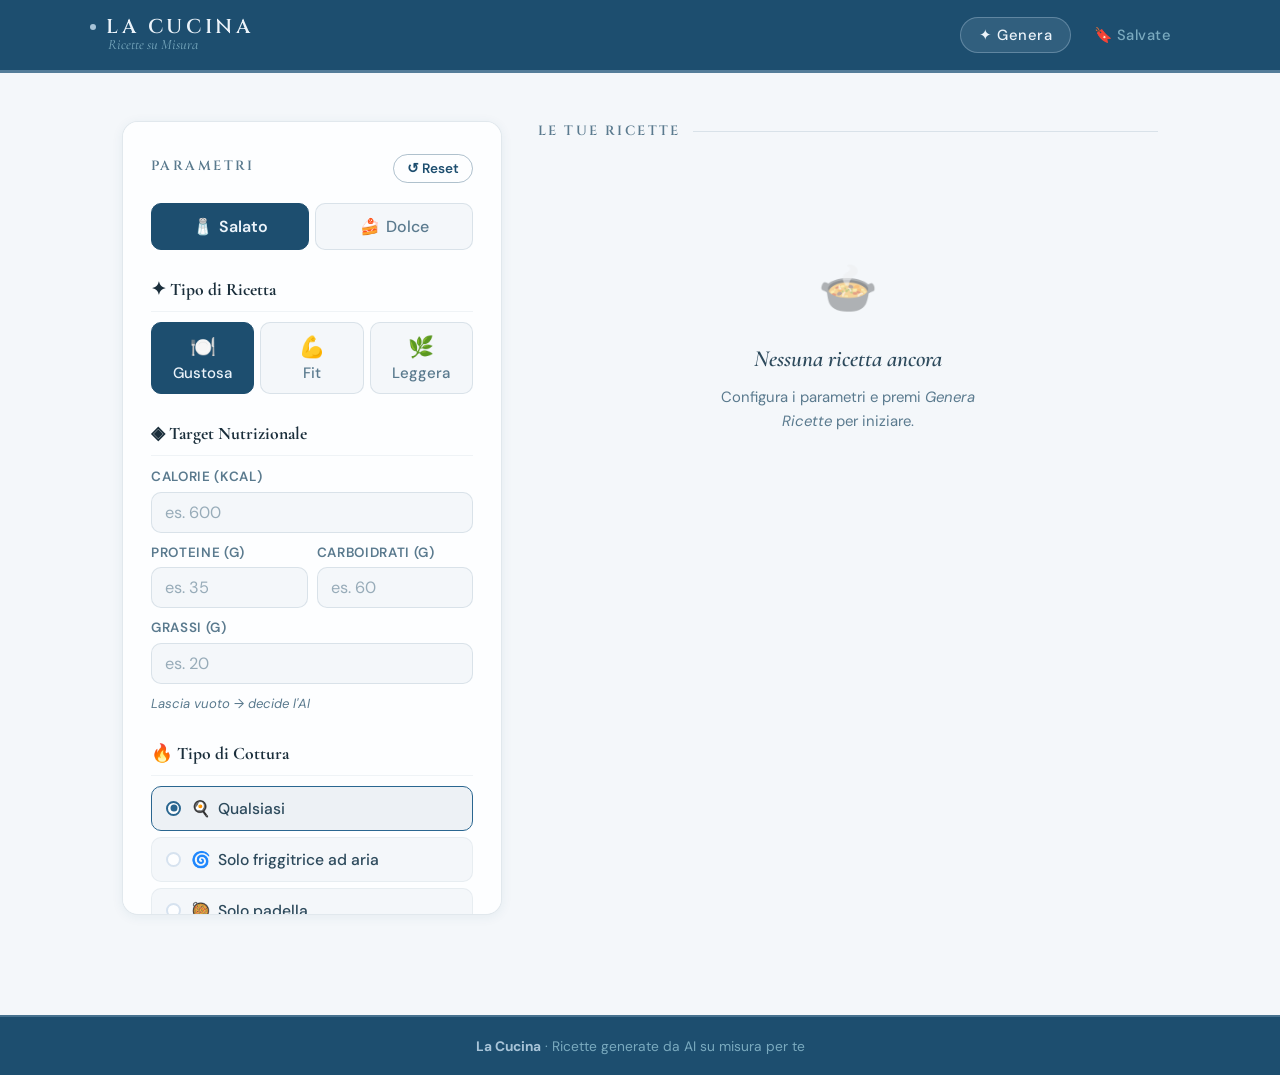
<file: index.html>
<!DOCTYPE html>
<html lang="it">
<head>
  <meta charset="UTF-8">
  <meta name="viewport" content="width=device-width, initial-scale=1.0, viewport-fit=cover">

  <!-- ── PWA core ── -->
  <link rel="manifest" href="manifest.json">
  <meta name="theme-color" content="#1D4E6F">
  <meta name="mobile-web-app-capable" content="yes">

  <!-- ── iOS / Safari PWA ── -->
  <meta name="apple-mobile-web-app-capable" content="yes">
  <meta name="apple-mobile-web-app-status-bar-style" content="black-translucent">
  <meta name="apple-mobile-web-app-title" content="La Cucina">
  <link rel="apple-touch-icon" href="icons/icon-180x180.png">
  <link rel="apple-touch-icon" sizes="152x152" href="icons/icon-152x152.png">
  <link rel="apple-touch-icon" sizes="192x192" href="icons/icon-192x192.png">

  <!-- ── Meta descrittivi ── -->
  <meta name="description" content="Genera ricette personalizzate con l'intelligenza artificiale, su misura per i tuoi ingredienti e obiettivi nutrizionali.">
  <meta name="application-name" content="La Cucina">

  <!-- ── Favicons ── -->
  <link rel="icon" href="icon.ico" type="image/x-icon">
  <link rel="icon" type="image/png" sizes="192x192" href="icons/icon-192x192.png">
  <link rel="icon" type="image/png" sizes="512x512" href="icons/icon-512x512.png">

  <title>La Cucina — Ricette su Misura</title>
  <link rel="preconnect" href="https://fonts.googleapis.com">
  <link href="https://fonts.googleapis.com/css2?family=Cormorant+Garamond:ital,wght@0,400;0,600;0,700;1,400;1,600&family=DM+Sans:wght@300;400;500;600&family=Cinzel:wght@400;600;700&family=DM+Mono:wght@400;500&display=swap" rel="stylesheet">
  <link rel="stylesheet" href="style.css">
</head>
<body>

<!-- ════════════════════════════════════════
     HEADER
════════════════════════════════════════ -->
<header class="site-header" role="banner">
  <div class="header-inner">
    <div class="logo-block">
      <h1 class="site-title">
        <a href="#" class="logo" aria-label="La Cucina — torna all'inizio">
          <span class="logo-dot" aria-hidden="true"></span>La Cucina
        </a>
      </h1>
      <p class="logo-sub" aria-hidden="true">Ricette su Misura</p>
    </div>
    <nav class="nav-tabs" role="tablist" aria-label="Sezioni principali">
      <button class="nav-tab active" role="tab" aria-selected="true" aria-controls="view-generate" id="tab-generate">
        <span aria-hidden="true">✦</span> Genera
      </button>
      <button class="nav-tab" role="tab" aria-selected="false" aria-controls="view-saved" id="tab-saved">
        <span aria-hidden="true">🔖</span> Salvate
        <span class="nav-tab-badge" id="saved-badge" aria-live="polite" aria-label="Numero ricette salvate"></span>
      </button>
    </nav>
  </div>
</header>


<!-- ════════════════════════════════════════
     VIEW: GENERA
════════════════════════════════════════ -->
<div class="view active" id="view-generate" role="tabpanel" aria-labelledby="tab-generate">
  <div class="page-wrap">

    <!-- ── Pannello configurazione ── -->
    <aside class="config-panel" aria-label="Parametri ricetta">

      <!-- Barra superiore: titolo + reset -->
      <div class="panel-header">
        <div class="panel-title" aria-hidden="true">Parametri</div>
        <button class="btn-reset" id="btn-reset" aria-label="Reimposta tutti i parametri">
          <span aria-hidden="true">↺</span> Reset
        </button>
      </div>

      <!-- ── Salato / Dolce ── -->
      <section class="p-section">
        <div class="taste-tabs" role="group" aria-label="Categoria ricetta" id="taste-tabs">
          <button class="taste-tab active" data-taste="salato" aria-pressed="true">
            <span aria-hidden="true">🧂</span> Salato
          </button>
          <button class="taste-tab" data-taste="dolce" aria-pressed="false">
            <span aria-hidden="true">🍰</span> Dolce
          </button>
        </div>
      </section>

      <!-- ── Tipo di ricetta ── -->
      <section class="p-section">
        <h2 class="p-section-title">✦ Tipo di Ricetta</h2>
        <div class="mode-switcher" role="group" aria-label="Seleziona tipo di ricetta" id="mode-switcher">
          <button class="mode-btn active" data-mode="gustosa" aria-pressed="true">
            <span class="m-icon" aria-hidden="true">🍽️</span>Gustosa
          </button>
          <button class="mode-btn" data-mode="fit" aria-pressed="false">
            <span class="m-icon" aria-hidden="true">💪</span>Fit
          </button>
          <button class="mode-btn" data-mode="leggera" aria-pressed="false">
            <span class="m-icon" aria-hidden="true">🌿</span>Leggera
          </button>
        </div>
      </section>

      <!-- ── Target nutrizionale ── -->
      <section class="p-section">
        <h2 class="p-section-title">◈ Target Nutrizionale</h2>
        <div class="input-grid">
          <div class="input-group full">
            <label class="input-label" for="target-cal">Calorie (kcal)</label>
            <input type="number" id="target-cal" class="input-field" placeholder="es. 600" min="100" max="3000">
          </div>
          <div class="input-group">
            <label class="input-label" for="target-prot">Proteine (g)</label>
            <input type="number" id="target-prot" class="input-field" placeholder="es. 35" min="0">
          </div>
          <div class="input-group">
            <label class="input-label" for="target-carb">Carboidrati (g)</label>
            <input type="number" id="target-carb" class="input-field" placeholder="es. 60" min="0">
          </div>
          <div class="input-group full">
            <label class="input-label" for="target-fat">Grassi (g)</label>
            <input type="number" id="target-fat" class="input-field" placeholder="es. 20" min="0">
          </div>
          <div class="input-group full">
            <span class="input-hint">Lascia vuoto → decide l'AI</span>
          </div>
        </div>
      </section>

      <!-- ── Tipo di cottura ── -->
      <section class="p-section">
        <h2 class="p-section-title">🔥 Tipo di Cottura</h2>
        <div class="radio-group" role="radiogroup" aria-label="Metodo di cottura" id="cottura-group">
          <div class="radio-row active" role="radio" aria-checked="true"  tabindex="0"  data-cottura="qualsiasi">
            <div class="radio-dot" aria-hidden="true"></div>
            <span class="radio-label"><span aria-hidden="true">🍳</span> Qualsiasi</span>
          </div>
          <div class="radio-row" role="radio" aria-checked="false" tabindex="-1" data-cottura="friggitrice ad aria">
            <div class="radio-dot" aria-hidden="true"></div>
            <span class="radio-label"><span aria-hidden="true">🌀</span> Solo friggitrice ad aria</span>
          </div>
          <div class="radio-row" role="radio" aria-checked="false" tabindex="-1" data-cottura="padella">
            <div class="radio-dot" aria-hidden="true"></div>
            <span class="radio-label"><span aria-hidden="true">🥘</span> Solo padella</span>
          </div>
          <div class="radio-row" role="radio" aria-checked="false" tabindex="-1" data-cottura="microonde">
            <div class="radio-dot" aria-hidden="true"></div>
            <span class="radio-label"><span aria-hidden="true">📡</span> Solo microonde</span>
          </div>
          <div class="radio-row" role="radio" aria-checked="false" tabindex="-1" data-cottura="__altro__">
            <div class="radio-dot" aria-hidden="true"></div>
            <span class="radio-label"><span aria-hidden="true">✏️</span> Altro…</span>
          </div>
        </div>
        <div class="extra-input-wrap" id="cottura-custom-wrap">
          <input type="text" id="cottura-altra-text" class="input-field" placeholder="es. forno, pentola a pressione…" aria-label="Specifica metodo di cottura">
        </div>
      </section>

      <!-- ── Tempo di preparazione ── -->
      <section class="p-section">
        <h2 class="p-section-title">⏱ Tempo di Preparazione</h2>
        <div class="radio-group" role="radiogroup" aria-label="Tempo massimo di preparazione" id="tempo-group">
          <div class="radio-row active" role="radio" aria-checked="true"  tabindex="0"  data-tempo="qualsiasi">
            <div class="radio-dot" aria-hidden="true"></div>
            <span class="radio-label"><span aria-hidden="true">⏳</span> Qualsiasi</span>
          </div>
          <div class="radio-row" role="radio" aria-checked="false" tabindex="-1" data-tempo="meno di 10 minuti">
            <div class="radio-dot" aria-hidden="true"></div>
            <span class="radio-label"><span aria-hidden="true">⚡</span> Meno di 10 minuti</span>
          </div>
          <div class="radio-row" role="radio" aria-checked="false" tabindex="-1" data-tempo="meno di 20 minuti">
            <div class="radio-dot" aria-hidden="true"></div>
            <span class="radio-label"><span aria-hidden="true">🕐</span> Meno di 20 minuti</span>
          </div>
          <div class="radio-row" role="radio" aria-checked="false" tabindex="-1" data-tempo="__altro__">
            <div class="radio-dot" aria-hidden="true"></div>
            <span class="radio-label"><span aria-hidden="true">✏️</span> Altro…</span>
          </div>
        </div>
        <div class="extra-input-wrap" id="tempo-custom-wrap">
          <input type="text" id="tempo-altro-text" class="input-field" placeholder="es. meno di 45 minuti…" aria-label="Specifica tempo di preparazione">
        </div>
      </section>

      <!-- ── Ingredienti ── -->
      <section class="p-section">
        <h2 class="p-section-title">◉ Ingredienti Disponibili</h2>
        <div class="input-group">
          <label class="input-label" for="ingredienti">Ingredienti</label>
          <textarea id="ingredienti" class="input-field" placeholder="es. pollo, zucchine, riso basmati, limone…" aria-describedby="ing-hint"></textarea>
          <span class="input-hint" id="ing-hint">Separa con virgola. Lascia vuoto per ricette libere.</span>
        </div>
      </section>

      <!-- ── Ispirazione culinaria ── -->
      <section class="p-section">
        <h2 class="p-section-title">◎ Ispirazione Culinaria</h2>
        <div class="switch-group" id="cucina-switches" role="group" aria-label="Tipi di cucina">
          <div class="switch-row" role="checkbox" aria-checked="false" tabindex="0" data-cucina="italiana">
            <span class="switch-label"><span class="icon" aria-hidden="true">🇮🇹</span>Italiana</span>
            <div class="toggle-pill" aria-hidden="true"></div>
          </div>
          <div class="switch-row" role="checkbox" aria-checked="false" tabindex="0" data-cucina="messicana">
            <span class="switch-label"><span class="icon" aria-hidden="true">🇲🇽</span>Messicana</span>
            <div class="toggle-pill" aria-hidden="true"></div>
          </div>
          <div class="switch-row" role="checkbox" aria-checked="false" tabindex="0" data-cucina="cinese">
            <span class="switch-label"><span class="icon" aria-hidden="true">🇨🇳</span>Cinese</span>
            <div class="toggle-pill" aria-hidden="true"></div>
          </div>
          <div class="switch-row" role="checkbox" aria-checked="false" tabindex="0" data-cucina="giapponese">
            <span class="switch-label"><span class="icon" aria-hidden="true">🇯🇵</span>Giapponese</span>
            <div class="toggle-pill" aria-hidden="true"></div>
          </div>
          <div class="switch-row" role="checkbox" aria-checked="false" tabindex="0" data-cucina="thai">
            <span class="switch-label"><span class="icon" aria-hidden="true">🇹🇭</span>Thai</span>
            <div class="toggle-pill" aria-hidden="true"></div>
          </div>
          <div class="switch-row" role="checkbox" aria-checked="false" tabindex="0" data-cucina="vietnamita">
            <span class="switch-label"><span class="icon" aria-hidden="true">🇻🇳</span>Vietnamita</span>
            <div class="toggle-pill" aria-hidden="true"></div>
          </div>
          <div class="switch-row" role="checkbox" aria-checked="false" tabindex="0" data-cucina="__altra__">
            <span class="switch-label"><span class="icon" aria-hidden="true">🌍</span>Altra cucina…</span>
            <div class="toggle-pill" aria-hidden="true"></div>
          </div>
        </div>
        <div class="extra-input-wrap" id="cucina-custom-wrap">
          <input type="text" id="cucina-altra-text" class="input-field" placeholder="es. Peruviana, Turca…" aria-label="Specifica tipo di cucina">
        </div>
      </section>

      <!-- ── Restrizioni ── -->
      <section class="p-section">
        <h2 class="p-section-title">⚠️ Restrizioni</h2>
        <div class="input-group">
          <label class="input-label" for="restrizioni">Indicazioni particolari</label>
          <textarea id="restrizioni" class="input-field" placeholder="es. niente cibi acidi per il reflusso, senza lattosio, adatta a chi ha nausea…" aria-describedby="restr-hint"></textarea>
          <span class="input-hint" id="restr-hint">L'AI adatterà le ricette rispettando queste indicazioni.</span>
        </div>
      </section>

      <!-- ── Modello AI ── -->
      <section class="p-section">
        <h2 class="p-section-title">🤖 Modello AI</h2>
        <div class="model-segment" id="model-switcher" role="group" aria-label="Seleziona modello AI">
          <button class="model-seg-btn active" data-model="gpt-4o-mini" aria-pressed="true">GPT-4o mini</button>
          <button class="model-seg-btn" data-model="gpt-4.1-mini" aria-pressed="false">GPT-4.1 mini</button>
        </div>
        <p class="model-seg-hint" id="model-seg-hint">Standard · economico</p>
      </section>

      <button class="btn-generate" id="btn-generate">Genera Ricette ✦</button>
    </aside>

    <!-- ── Area risultati ── -->
    <main id="main-results" aria-label="Ricette generate">
      <div class="results-header">
        <h2 class="results-title">Le tue ricette</h2>
      </div>
      <div id="results-container" aria-live="polite" aria-atomic="false">
        <div class="empty-state" role="status">
          <span class="empty-icon" aria-hidden="true">🍲</span>
          <p class="empty-title">Nessuna ricetta ancora</p>
          <p class="empty-desc">Configura i parametri e premi <em>Genera Ricette</em> per iniziare.</p>
        </div>
      </div>
    </main>

  </div>
</div>


<!-- ════════════════════════════════════════
     VIEW: SALVATE
════════════════════════════════════════ -->
<div class="view" id="view-saved" role="tabpanel" aria-labelledby="tab-saved">
  <div class="saved-view">
    <header class="saved-header">
      <div class="saved-header-row">
        <div>
          <h2 class="saved-main-title">Ricette Salvate</h2>
          <p class="saved-count-label" id="saved-count-label" aria-live="polite">0 ricette</p>
        </div>
        <div class="search-bar-wrap">
          <span class="search-icon" aria-hidden="true">🔍</span>
          <label for="search-input" class="visually-hidden">Cerca ricette salvate</label>
          <input type="search" class="search-input" id="search-input" placeholder="Cerca tra le ricette…" autocomplete="off">
        </div>
      </div>
    </header>
    <div id="saved-container" aria-live="polite" aria-atomic="false">
      <div class="no-results" role="status">
        <span class="empty-icon" aria-hidden="true">🔖</span>
        <p class="empty-title">Nessuna ricetta salvata</p>
        <p class="empty-desc">Genera delle ricette e salvale con il tasto 🔖.</p>
      </div>
    </div>
  </div>
</div>


<!-- ════════════════════════════════════════
     FOOTER
════════════════════════════════════════ -->
<footer role="contentinfo">
  <strong>La Cucina</strong> · Ricette generate da AI su misura per te
</footer>

<script src="main.js"></script>

<!-- ── Registrazione Service Worker (PWA) ── -->
<script>
  if ('serviceWorker' in navigator) {
    navigator.serviceWorker.register('./sw.js').catch(console.error);
  }
</script>
</body>
</html>
</file>
<file: style.css>
/* ════════════════════════════════════════════════════════════
   style.css — La Cucina
   Organizzazione:
     1. Design Tokens (:root)
     2. Reset & Base
     3. Layout (header, nav, page-wrap, footer)
     4. Config Panel & Form controls
     5. Results area & States (empty, loader, error)
     6. Recipe Cards
     7. Saved View & Search
     8. Utility
     9. Responsive
════════════════════════════════════════════════════════════ */


/* ════════════════════════════════════════
   1. DESIGN TOKENS
════════════════════════════════════════ */
:root {
  /* Superfici */
  --bg:            #F4F7FA;
  --bg2:           #E8EEF5;
  --surface:       #FDFEFF;
  --surface2:      #EBF1F8;
  --surface3:      #D6E2EF;

  /* Brand — palette oceano al tramonto */
  --navy:          #1D4E6F;
  --navy-mid:      #2A6690;
  --navy-light:    #3D7FA8;
  --blue-light:    #A8C4D8;
  --blush:         #D4A8B0;
  --accent-pale:   rgba(29, 78, 111, 0.10);

  /* Testo */
  --text:          #1A2E3B;
  --text2:         #2D4A5C;
  --muted:         #5A7A8E;
  --text-inv:      #EBF3FA;
  --muted-inv:     #7AAABF;

  /* Bordi */
  --border:        rgba(29, 78, 111, 0.12);
  --border-soft:   rgba(29, 78, 111, 0.06);
  --border-accent: rgba(29, 78, 111, 0.35);

  /* Ombre */
  --shadow:        0 4px 24px rgba(29, 78, 111, 0.10);
  --shadow-sm:     0 2px 12px rgba(29, 78, 111, 0.07);

  /* Gradiente decorativo */
  --gradient-h:    linear-gradient(90deg, #A8C4D8, #1D4E6F, #D4A8B0);

  /* Geometrie */
  --radius:        10px;
  --radius-lg:     16px;

  /* Tipografia */
  --font-display:  'Cinzel', serif;
  --font-serif:    'Cormorant Garamond', Georgia, serif;
  --font-body:     'DM Sans', sans-serif;
  --font-mono:     'DM Mono', monospace;
}


/* ════════════════════════════════════════
   2. RESET & BASE
════════════════════════════════════════ */
*, *::before, *::after {
  box-sizing: border-box;
  margin: 0;
  padding: 0;
}

html {
  scroll-behavior: smooth;
  overflow-x: hidden;
}

body {
  font-family: var(--font-body);
  background: var(--bg);
  color: var(--text);
  min-height: 100vh;
  line-height: 1.6;
  overflow-x: hidden;
  max-width: 100%;
}


/* ════════════════════════════════════════
   3. LAYOUT — Header, Nav, Page, Footer
════════════════════════════════════════ */

/* -- Header -- */
.site-header {
  background: var(--navy);
  padding: 0 24px;
  border-bottom: 3px solid rgba(168, 196, 216, 0.4);
  position: sticky;
  top: 0;
  z-index: 200;
}

.header-inner {
  max-width: 1100px;
  margin: 0 auto;
  display: flex;
  align-items: center;
  gap: 16px;
  height: 64px;
}

/* Blocco logo: raggruppa nome + sottotitolo in colonna */
.logo-block {
  display: flex;
  flex-direction: column;
  justify-content: center;
  gap: 1px;
}

/* Logo come <h1><a> per semantica corretta */
.site-title {
  font-size: inherit;
  font-weight: inherit;
  display: contents; /* non genera box, i figli si comportano normalmente */
}

.logo {
  font-family: var(--font-display);
  font-size: 1.15rem;
  font-weight: 600;
  letter-spacing: 0.15em;
  text-transform: uppercase;
  color: var(--text-inv);
  text-decoration: none;
  display: flex;
  align-items: center;
  gap: 10px;
  line-height: 1;
}

.logo:hover { color: var(--blue-light); }

.logo-dot {
  width: 6px;
  height: 6px;
  border-radius: 50%;
  background: var(--blue-light);
  flex-shrink: 0;
}

.logo-sub {
  font-family: var(--font-serif);
  font-style: italic;
  font-size: 0.82rem;
  color: var(--muted-inv);
  /* rientra per allinearsi visivamente al testo del logo (dot + gap = ~16px) */
  padding-left: 16px;
  line-height: 1;
}

/* -- Nav Tabs -- */
.nav-tabs {
  margin-left: auto;
  display: flex;
  gap: 4px;
}

.nav-tab {
  padding: 6px 14px;
  border-radius: 20px;
  font-size: 0.86rem;
  font-weight: 500;
  letter-spacing: 0.03em;
  color: var(--muted-inv);
  background: transparent;
  border: 1px solid transparent;
  cursor: pointer;
  transition: all 0.18s;
  font-family: var(--font-body);
}

.nav-tab:hover { color: var(--text-inv); border-color: rgba(168, 196, 216, 0.3); }

.nav-tab.active,
.nav-tab[aria-selected="true"] {
  background: rgba(168, 196, 216, 0.15);
  color: var(--text-inv);
  border-color: rgba(168, 196, 216, 0.4);
}

.nav-tab-badge { font-size: 0.82rem; opacity: 0.8; }

/* -- Views -- */
.view         { display: none; }
.view.active  { display: block; }

/* -- Page wrap (grid a due colonne) -- */
.page-wrap {
  max-width: 1100px;
  width: 100%;
  margin: 0 auto;
  padding: 36px 20px 80px;
  display: grid;
  grid-template-columns: 340px 1fr;
  gap: 28px;
  align-items: start;
}

/* -- Footer -- */
footer {
  background: var(--navy);
  color: var(--muted-inv);
  text-align: center;
  padding: 18px;
  font-size: 0.86rem;
  border-top: 2px solid rgba(168, 196, 216, 0.3);
}

footer strong { color: var(--blue-light); }


/* ════════════════════════════════════════
   4. CONFIG PANEL & FORM CONTROLS
════════════════════════════════════════ */

/* -- Panel container -- */
.config-panel {
  background: var(--surface);
  border: 1px solid var(--border);
  border-radius: var(--radius-lg);
  padding: 24px 22px;
  box-shadow: var(--shadow-sm);
  position: sticky;
  top: 76px;
  max-height: calc(100vh - 96px);
  overflow-y: auto;
  overflow-x: hidden;   /* clip qualsiasi contenuto che sfori lateralmente */
  width: 100%;
  min-width: 0;
  box-sizing: border-box;
}

.config-panel::-webkit-scrollbar       { width: 3px; }
.config-panel::-webkit-scrollbar-thumb { background: var(--surface3); border-radius: 4px; }

.panel-header {
  display: flex;
  align-items: center;
  justify-content: space-between;
  margin-bottom: 20px;
  gap: 10px;
}

.panel-title {
  font-family: var(--font-display);
  font-size: 0.78rem;
  font-weight: 600;
  letter-spacing: 0.18em;
  text-transform: uppercase;
  color: var(--muted);
  margin-bottom: 0;
}

/* panel-title::after rimosso — niente barra dopo 'Parametri' */

.btn-reset {
  padding: 4px 10px;
  border-radius: 20px;
  border: 1px solid var(--border-accent);
  background: transparent;
  color: var(--navy);
  font-family: var(--font-body);
  font-size: 0.8rem;
  font-weight: 600;
  cursor: pointer;
  white-space: nowrap;
  transition: all 0.18s;
  flex-shrink: 0;
}

.btn-reset:hover {
  background: var(--navy);
  color: var(--text-inv);
  border-color: var(--navy);
}

/* -- Sezioni interne al panel -- */
.p-section       { margin-bottom: 20px; }

.p-section-title {
  font-family: var(--font-serif);
  font-size: 1.02rem;
  font-weight: 700;
  color: var(--text);
  margin-bottom: 10px;
  padding-bottom: 7px;
  border-bottom: 1px solid var(--border-soft);
}

/* -- Taste tabs (Salato / Dolce) -- */
.taste-tabs {
  display: grid;
  grid-template-columns: 1fr 1fr;
  gap: 6px;
}

.taste-tab {
  padding: 10px 8px;
  border-radius: var(--radius);
  border: 1px solid var(--border);
  background: var(--bg);
  font-family: var(--font-body);
  font-size: 0.92rem;
  font-weight: 500;
  color: var(--muted);
  cursor: pointer;
  text-align: center;
  transition: all 0.18s;
  display: flex;
  align-items: center;
  justify-content: center;
  gap: 6px;
}

.taste-tab:hover { border-color: var(--border-accent); color: var(--text); }

.taste-tab.active,
.taste-tab[aria-pressed="true"] {
  background: var(--navy);
  border-color: var(--navy);
  color: var(--text-inv);
  font-weight: 600;
}

.taste-tab:focus-visible { outline: 2px solid var(--navy-mid); outline-offset: 2px; }

/* -- Mode switcher (Gustosa / Fit / Leggera) -- */
.mode-switcher {
  display: grid;
  grid-template-columns: 1fr 1fr 1fr;
  gap: 6px;
}

.mode-btn {
  padding: 8px 4px;
  border-radius: var(--radius);
  border: 1px solid var(--border);
  background: var(--bg);
  font-family: var(--font-body);
  font-size: 0.87rem;
  font-weight: 500;
  color: var(--muted);
  cursor: pointer;
  text-align: center;
  transition: all 0.18s;
  display: flex;
  flex-direction: column;
  align-items: center;
  gap: 3px;
}

.mode-btn .m-icon { font-size: 1.15rem; }

.mode-btn:hover { border-color: var(--border-accent); color: var(--text); }

.mode-btn.active,
.mode-btn[aria-pressed="true"] {
  background: var(--navy);
  border-color: var(--navy);
  color: var(--text-inv);
}

.mode-btn:focus-visible { outline: 2px solid var(--navy-mid); outline-offset: 2px; }

/* -- Radio groups (cottura, tempo) -- */
.radio-group { display: flex; flex-direction: column; gap: 6px; }

.radio-row {
  display: flex;
  align-items: center;
  gap: 10px;
  padding: 7px 12px;
  border-radius: var(--radius);
  border: 1px solid var(--border-soft);
  background: var(--bg);
  cursor: pointer;
  transition: all 0.18s;
}

.radio-row:hover  { border-color: var(--border-accent); background: var(--accent-pale); }
.radio-row.active { border-color: var(--navy-mid); background: rgba(29, 78, 111, 0.07); }
.radio-row:focus-visible { outline: 2px solid var(--navy-mid); outline-offset: 1px; }

.radio-dot {
  width: 15px;
  height: 15px;
  border-radius: 50%;
  border: 2px solid var(--surface3);
  background: var(--surface);
  flex-shrink: 0;
  position: relative;
  transition: border-color 0.18s;
  pointer-events: none; /* il click è gestito dal parent */
}

.radio-row.active .radio-dot { border-color: var(--navy-mid); }

.radio-row.active .radio-dot::after {
  content: '';
  position: absolute;
  width: 7px;
  height: 7px;
  background: var(--navy-mid);
  border-radius: 50%;
  top: 50%;
  left: 50%;
  transform: translate(-50%, -50%);
}

.radio-label {
  font-size: 0.93rem;
  font-weight: 500;
  color: var(--text2);
  display: flex;
  align-items: center;
  gap: 7px;
}

/* -- Switch rows (cucina) -- */
.switch-group { display: flex; flex-direction: column; gap: 7px; }

.switch-row {
  display: flex;
  align-items: center;
  justify-content: space-between;
  padding: 7px 10px;
  border-radius: var(--radius);
  border: 1px solid var(--border-soft);
  background: var(--bg);
  cursor: pointer;
  transition: border-color 0.18s, background 0.18s;
}

.switch-row:hover  { border-color: var(--border-accent); background: var(--accent-pale); }
.switch-row.active { border-color: var(--navy-mid); background: rgba(29, 78, 111, 0.07); }
.switch-row:focus-visible { outline: 2px solid var(--navy-mid); outline-offset: 1px; }

.switch-label {
  font-size: 0.93rem;
  font-weight: 500;
  color: var(--text2);
  display: flex;
  align-items: center;
  gap: 7px;
}

.switch-label .icon { font-size: 1rem; }

.toggle-pill {
  width: 34px;
  height: 19px;
  background: var(--surface3);
  border-radius: 19px;
  position: relative;
  transition: background 0.2s;
  flex-shrink: 0;
  pointer-events: none; /* il click è gestito dal parent */
}

.toggle-pill::after {
  content: '';
  position: absolute;
  width: 13px;
  height: 13px;
  border-radius: 50%;
  background: white;
  top: 3px;
  left: 3px;
  transition: transform 0.2s;
  box-shadow: 0 1px 4px rgba(0, 0, 0, 0.15);
}

.switch-row.active .toggle-pill           { background: var(--navy-mid); }
.switch-row.active .toggle-pill::after    { transform: translateX(15px); }

/* -- Inputs generici -- */
.input-grid {
  display: grid;
  grid-template-columns: 1fr 1fr;
  gap: 9px;
  width: 100%;
}

.input-group      { display: flex; flex-direction: column; gap: 4px; }
.input-group.full { grid-column: 1 / -1; }

.input-label {
  font-size: 0.8rem;
  font-weight: 600;
  letter-spacing: 0.05em;
  text-transform: uppercase;
  color: var(--muted);
}

.input-field {
  padding: 8px 11px;
  border: 1px solid var(--border);
  border-radius: var(--radius);
  background: var(--bg);
  font-family: var(--font-body);
  font-size: 0.96rem;
  color: var(--text);
  outline: none;
  transition: border-color 0.18s, box-shadow 0.18s;
  width: 100%;          /* impedisce agli input di espandersi oltre il contenitore */
  min-width: 0;         /* fix per input in grid/flex che ignorano il contenitore */
}

.input-field:focus {
  border-color: var(--navy-mid);
  box-shadow: 0 0 0 3px rgba(29, 78, 111, 0.1);
}

.input-field::placeholder { color: var(--muted); opacity: 0.6; }

.input-hint {
  font-size: 0.77rem;
  color: var(--muted);
  font-style: italic;
}

textarea.input-field {
  resize: vertical;
  min-height: 68px;
  line-height: 1.5;
}

/* -- Wrapper per input "Altro" (nascosto finché non selezionato) -- */
.extra-input-wrap         { margin-top: 7px; display: none; }
.extra-input-wrap.visible { display: flex; }

/* -- Model segment control (GPT-4o mini / GPT-4.1 mini) -- */
.model-segment {
  display: flex;
  background: var(--bg2);
  border-radius: calc(var(--radius) + 2px);
  padding: 3px;
  gap: 2px;
  border: 1px solid var(--border);
}

.model-seg-btn {
  flex: 1;
  padding: 7px 10px;
  border-radius: var(--radius);
  border: none;
  background: transparent;
  font-family: var(--font-body);
  font-size: 0.87rem;
  font-weight: 500;
  color: var(--muted);
  cursor: pointer;
  text-align: center;
  transition: all 0.18s;
  white-space: nowrap;
}

.model-seg-btn:hover { color: var(--text); }

.model-seg-btn.active,
.model-seg-btn[aria-pressed="true"] {
  background: var(--navy);
  color: var(--text-inv);
  font-weight: 600;
  box-shadow: 0 1px 4px rgba(29, 78, 111, 0.25);
}

.model-seg-btn:focus-visible { outline: 2px solid var(--navy-mid); outline-offset: 1px; }

.model-seg-hint {
  font-size: 0.78rem;
  color: var(--muted);
  font-style: italic;
  margin-top: 6px;
  text-align: center;
}

/* -- Bottone Genera -- */
.btn-generate {
  width: 100%;
  padding: 13px;
  margin-top: 6px;
  background: var(--navy);
  color: var(--text-inv);
  border: none;
  border-radius: var(--radius);
  font-family: var(--font-display);
  font-size: 0.83rem;
  font-weight: 600;
  letter-spacing: 0.15em;
  text-transform: uppercase;
  cursor: pointer;
  position: relative;
  overflow: hidden;
  transition: background 0.2s, transform 0.1s;
}

/* Shimmer al hover */
.btn-generate::before {
  content: '';
  position: absolute;
  top: 0; left: -100%;
  width: 100%; height: 100%;
  background: linear-gradient(90deg, transparent, rgba(255, 255, 255, 0.1), transparent);
  transition: left 0.5s;
}

.btn-generate:hover::before { left: 100%; }
.btn-generate:hover          { background: var(--navy-mid); }
.btn-generate:active         { transform: scale(0.98); }
.btn-generate:disabled       { opacity: 0.5; cursor: not-allowed; transform: none; }
.btn-generate:focus-visible  { outline: 2px solid var(--blue-light); outline-offset: 2px; }


/* ════════════════════════════════════════
   5. RESULTS AREA & STATES
════════════════════════════════════════ */

.results-header {
  display: flex;
  align-items: center;
  gap: 12px;
  margin-bottom: 22px;
}

/* La barra a destra cresce e riempie lo spazio — flex su results-header, non su results-title */
.results-header::after {
  content: '';
  flex: 1;
  height: 1px;
  background: var(--border);
}

.results-title {
  font-family: var(--font-display);
  font-size: 0.78rem;
  font-weight: 600;
  letter-spacing: 0.18em;
  text-transform: uppercase;
  color: var(--muted);
  white-space: nowrap; /* evita che il testo vada a capo */
}

/* Empty state */
.empty-state {
  display: flex;
  flex-direction: column;
  align-items: center;
  justify-content: center;
  padding: 80px 20px;
  text-align: center;
  color: var(--muted);
}

.empty-icon  { font-size: 3rem; margin-bottom: 14px; opacity: 0.5; }
.empty-title { font-family: var(--font-serif); font-size: 1.45rem; font-weight: 600; font-style: italic; color: var(--text2); margin-bottom: 8px; }
.empty-desc  { font-size: 0.93rem; max-width: 280px; }

/* Loader animato */
.loader-state {
  display: flex;
  flex-direction: column;
  align-items: center;
  justify-content: center;
  padding: 80px 20px;
  gap: 18px;
}

.loader-wave { display: flex; gap: 6px; align-items: center; }

.loader-wave span {
  width: 6px; height: 6px;
  border-radius: 50%;
  background: var(--navy);
  animation: wave 1.2s ease-in-out infinite;
}

.loader-wave span:nth-child(2) { animation-delay: 0.15s; }
.loader-wave span:nth-child(3) { animation-delay: 0.30s; }
.loader-wave span:nth-child(4) { animation-delay: 0.45s; }

@keyframes wave {
  0%, 100% { transform: translateY(0);    opacity: 0.4; }
  50%       { transform: translateY(-8px); opacity: 1.0; }
}

.loader-text {
  font-family: var(--font-serif);
  font-style: italic;
  font-size: 1.08rem;
  color: var(--text2);
}

/* Error box */
.error-box {
  background: rgba(200, 60, 60, 0.08);
  border: 1px solid rgba(200, 60, 60, 0.25);
  border-radius: var(--radius);
  padding: 14px 18px;
  color: #8B3030;
  font-size: 0.94rem;
  margin: 18px 0;
}

/* Bottone "Creane altre" */
.btn-more-wrap { text-align: center; margin-top: 6px; }

.btn-more {
  display: inline-flex;
  align-items: center;
  gap: 10px;
  padding: 11px 26px;
  background: transparent;
  border: 1.5px solid var(--navy);
  border-radius: var(--radius);
  color: var(--navy);
  font-family: var(--font-display);
  font-size: 0.8rem;
  font-weight: 600;
  letter-spacing: 0.14em;
  text-transform: uppercase;
  cursor: pointer;
  transition: all 0.2s;
}

.btn-more:hover    { background: var(--navy); color: var(--text-inv); }
.btn-more:disabled { opacity: 0.4; cursor: not-allowed; }


/* ════════════════════════════════════════
   6. RECIPE CARDS
════════════════════════════════════════ */

.cards-grid {
  display: grid;
  grid-template-columns: repeat(auto-fill, minmax(min(100%, 278px), 1fr));
  gap: 18px;
  margin-bottom: 24px;
}

/* -- Card container -- */
.recipe-card {
  background: var(--surface);
  border: 1px solid var(--border);
  border-radius: var(--radius-lg);
  overflow: hidden;
  box-shadow: var(--shadow-sm);
  display: flex;
  flex-direction: column;
  transition: transform 0.22s, box-shadow 0.22s, border-color 0.22s;
  animation: cardIn 0.4s ease both;
}

@keyframes cardIn {
  from { opacity: 0; transform: translateY(14px); }
  to   { opacity: 1; transform: translateY(0); }
}

.recipe-card:nth-child(2) { animation-delay: 0.07s; }
.recipe-card:nth-child(3) { animation-delay: 0.14s; }
.recipe-card:nth-child(4) { animation-delay: 0.21s; }

.recipe-card:hover {
  transform: translateY(-3px);
  box-shadow: var(--shadow);
  border-color: var(--border-accent);
}

/* -- Card top (titolo, badge) -- */
.card-top {
  padding: 18px 18px 14px;
  border-bottom: 1px solid var(--border-soft);
  position: relative;
}

/* Barra gradiente che appare all'hover */
.card-top::before {
  content: '';
  position: absolute;
  top: 0; left: 0; right: 0;
  height: 3px;
  background: var(--gradient-h);
  opacity: 0;
  transition: opacity 0.25s;
}

.recipe-card:hover .card-top::before { opacity: 1; }

.card-cuisine {
  font-family: var(--font-mono);
  font-size: 0.73rem;
  letter-spacing: 0.1em;
  text-transform: uppercase;
  color: var(--navy-light);
  margin-bottom: 5px;
}

/* Card header (contiene cucina, titolo, descrizione) */
.card-header {
  padding: 18px 18px 14px;
  border-bottom: 1px solid var(--border-soft);
}

.card-title {
  font-family: var(--font-serif);
  font-size: 1.25rem;
  font-weight: 700;
  line-height: 1.2;
  color: var(--text);
  margin-bottom: 7px;
}

.card-desc {
  font-size: 0.91rem;
  color: var(--muted);
  line-height: 1.5;
  font-weight: 300;
}

/* Ingredienti e procedimento come blocchi in-card */
.card-ingredienti {
  padding: 12px 18px;
  background: var(--bg);
  border-top: 1px solid var(--border-soft);
  font-size: 0.9rem;
}

.card-ingredienti strong {
  display: block;
  margin-bottom: 6px;
  color: var(--text2);
  font-family: var(--font-display);
  font-size: 0.75rem;
  letter-spacing: 0.1em;
  text-transform: uppercase;
}

.card-passaggi {
  padding: 12px 18px;
  background: var(--bg);
  border-top: 1px solid var(--border-soft);
  font-size: 0.9rem;
}

.card-passaggi strong {
  display: block;
  margin-bottom: 8px;
  color: var(--text2);
  font-family: var(--font-display);
  font-size: 0.75rem;
  letter-spacing: 0.1em;
  text-transform: uppercase;
}

.card-passaggi ol {
  margin: 0;
  padding-left: 20px;
}

.card-passaggi li {
  margin-bottom: 6px;
  line-height: 1.5;
  color: var(--text2);
}

.card-badges { display: flex; flex-wrap: wrap; gap: 5px; margin-top: 9px; }

/* Badge piccoli */
.badge {
  display: inline-flex;
  align-items: center;
  gap: 4px;
  font-size: 0.73rem;
  font-weight: 600;
  letter-spacing: 0.04em;
  text-transform: uppercase;
  padding: 2px 7px;
  border-radius: 20px;
  background: var(--surface2);
  color: var(--text2);
  border: 1px solid var(--border);
}

.badge.mode-gustosa { background: rgba(212, 168, 176, 0.2); color: #8B3A4A; border-color: rgba(212, 168, 176, 0.5); }
.badge.mode-fit     { background: rgba(29,  78,  111, 0.1); color: var(--navy); border-color: rgba(29, 78, 111, 0.3); }
.badge.mode-leggera { background: rgba(216, 206, 192, 0.3); color: #6B5A4A; border-color: rgba(216, 206, 192, 0.6); }

/* -- Macronutrienti (usa <dl> per semantica) -- */
.card-macros {
  display: grid;
  grid-template-columns: repeat(4, 1fr);
  padding: 11px 18px;
  border-bottom: 1px solid var(--border-soft);
  background: var(--bg);
}

.macro-item { text-align: center; }
.macro-val  { font-family: var(--font-mono); font-size: 0.97rem; font-weight: 500; color: var(--text); display: block; }
.macro-lbl  { font-size: 0.68rem; text-transform: uppercase; letter-spacing: 0.08em; color: var(--muted); }

/* -- Toggle body (ingredienti & procedura) -- */
.card-body-toggle {
  display: flex;
  align-items: center;
  justify-content: center;
  gap: 5px;
  padding: 9px;
  font-size: 0.83rem;
  font-weight: 600;
  color: var(--navy-light);
  cursor: pointer;
  background: var(--bg);
  border: none;
  width: 100%;
  border-bottom: 1px solid var(--border-soft);
  font-family: var(--font-body);
  transition: color 0.15s, background 0.15s;
}

.card-body-toggle:hover       { color: var(--navy); background: var(--surface2); }
.card-body-toggle:focus-visible { outline: 2px solid var(--navy-mid); outline-offset: -2px; }

.toggle-arrow { display: inline-block; transition: transform 0.25s; }
.recipe-card.expanded .toggle-arrow { transform: rotate(180deg); }

/* -- Body espandibile -- */
.card-body {
  padding: 14px 18px 0;
  display: none;
  flex-direction: column;
  gap: 14px;
}

.recipe-card.expanded .card-body { display: flex; }

/* Lista ingredienti */
.ingredient-list { list-style: none; }

.ingredient-list li {
  display: flex;
  align-items: baseline;
  gap: 8px;
  font-size: 0.92rem;
  padding: 5px 0;
  border-bottom: 1px solid var(--border-soft);
  color: var(--text2);
}

.ingredient-list li:last-child { border-bottom: none; }

.ing-qty {
  font-family: var(--font-mono);
  font-size: 0.86rem;
  color: var(--navy-light);
  flex-shrink: 0;
  min-width: 50px;
}

/* Lista passaggi */
.steps-list {
  list-style: none;
  counter-reset: steps;
}

.steps-list li {
  counter-increment: steps;
  display: flex;
  gap: 11px;
  align-items: flex-start;
  font-size: 0.91rem;
  color: var(--text2);
  padding: 7px 0;
  border-bottom: 1px solid var(--border-soft);
  line-height: 1.5;
}

.steps-list li:last-child { border-bottom: none; }

.steps-list li::before {
  content: counter(steps);
  min-width: 21px;
  height: 21px;
  background: var(--navy);
  color: var(--text-inv);
  border-radius: 50%;
  display: flex;
  align-items: center;
  justify-content: center;
  font-family: var(--font-mono);
  font-size: 0.72rem;
  flex-shrink: 0;
  margin-top: 1px;
}

.section-mini-title {
  font-family: var(--font-serif);
  font-size: 0.96rem;
  font-weight: 700;
  color: var(--text);
  margin-bottom: 7px;
}

/* -- Area modifica AI -- */
.card-modify-area {
  padding: 11px 18px;
  background: rgba(29, 78, 111, 0.03);
  border-top: 1px solid var(--border-soft);
  display: none;
}

.card-modify-area.visible { display: block; }

.modify-label {
  font-size: 0.78rem;
  font-weight: 600;
  letter-spacing: 0.05em;
  text-transform: uppercase;
  color: var(--muted);
  margin-bottom: 6px;
}

.modify-row { display: flex; gap: 7px; }

.modify-input {
  flex: 1;
  padding: 7px 11px;
  border: 1px solid var(--border);
  border-radius: var(--radius);
  background: var(--bg);
  font-family: var(--font-body);
  font-size: 0.92rem;
  color: var(--text);
  outline: none;
  transition: border-color 0.18s, box-shadow 0.18s;
}

.modify-input:focus       { border-color: var(--navy-mid); box-shadow: 0 0 0 3px rgba(29, 78, 111, 0.1); }
.modify-input::placeholder { color: var(--muted); opacity: 0.6; }

.btn-modify {
  padding: 7px 12px;
  background: var(--navy);
  color: var(--text-inv);
  border: none;
  border-radius: var(--radius);
  font-family: var(--font-body);
  font-size: 0.86rem;
  font-weight: 600;
  cursor: pointer;
  white-space: nowrap;
  transition: background 0.18s;
}

.btn-modify:hover    { background: var(--navy-mid); }
.btn-modify:disabled { opacity: 0.5; cursor: not-allowed; }

.modify-loader {
  font-size: 0.86rem;
  color: var(--muted);
  font-style: italic;
  padding: 5px 0;
  margin-top: 4px;
}

/* -- Card actions (Salva / Rimuovi / Modifica) -- */
.card-actions {
  display: flex;
  gap: 7px;
  padding: 11px 18px 14px;
  border-top: 1px solid var(--border-soft);
  margin-top: auto;
}

/* Base condivisa per i bottoni azione */
.btn-save,
.btn-edit-toggle,
.btn-unsave {
  flex: 1;
  padding: 7px;
  border-radius: var(--radius);
  font-family: var(--font-body);
  font-size: 0.85rem;
  font-weight: 600;
  cursor: pointer;
  display: flex;
  align-items: center;
  justify-content: center;
  gap: 5px;
  transition: all 0.18s;
}

.btn-save {
  background: transparent;
  color: var(--navy);
  border: 1px solid var(--border-accent);
}

.btn-save:hover { background: var(--navy); color: var(--text-inv); border-color: var(--navy); }

.btn-save.saved {
  background: rgba(29, 78, 111, 0.06);
  color: var(--muted);
  border-color: var(--border);
  cursor: default;
}

.btn-edit-toggle {
  background: transparent;
  color: var(--text2);
  border: 1px solid var(--border);
}

.btn-edit-toggle:hover { background: var(--surface2); border-color: var(--border-accent); }

.btn-unsave {
  background: transparent;
  color: #8B3030;
  border: 1px solid rgba(200, 60, 60, 0.35);
}

.btn-unsave:hover { background: rgba(200, 60, 60, 0.08); }

/* Delete button (X) per ricette salvate */
.btn-delete-recipe {
  position: absolute;
  top: 8px;
  right: 8px;
  width: 28px;
  height: 28px;
  border-radius: 50%;
  background: rgba(200, 60, 60, 0.85);
  color: white;
  border: none;
  font-size: 1.1rem;
  font-weight: bold;
  cursor: pointer;
  display: flex;
  align-items: center;
  justify-content: center;
  transition: all 0.2s;
  z-index: 10;
}

.btn-delete-recipe:hover {
  background: #C83C3C;
  transform: scale(1.1);
}

.btn-delete-recipe:active {
  transform: scale(0.95);
}

.btn-delete-recipe:disabled {
  opacity: 0.6;
  cursor: not-allowed;
}

.btn-delete-recipe:focus-visible {
  outline: 2px solid #C83C3C;
  outline-offset: 2px;
}

/* Renderizza card come position: relative per il positioning assoluto del delete */
.recipe-card {
  position: relative;
}


/* ════════════════════════════════════════
   7. SAVED VIEW & SEARCH
════════════════════════════════════════ */

.saved-view { max-width: 1100px; margin: 0 auto; padding: 36px 20px 80px; }

.saved-header     { margin-bottom: 26px; }

.saved-header-row {
  display: flex;
  align-items: center;
  justify-content: space-between;
  gap: 14px;
  flex-wrap: wrap;
}

.saved-main-title {
  font-family: var(--font-display);
  font-size: 0.78rem;
  font-weight: 600;
  letter-spacing: 0.18em;
  text-transform: uppercase;
  color: var(--muted);
  display: flex;
  align-items: center;
  gap: 10px;
  margin-bottom: 3px;
}

.saved-main-title::before { content: ''; width: 36px; height: 1px; background: var(--border); }

.saved-count-label {
  font-family: var(--font-mono);
  font-size: 0.78rem;
  color: var(--muted);
  margin-left: 46px;
}

/* Sezione ricette divisa per taste */
.saved-section {
  margin-bottom: 36px;
}

.saved-section-title {
  font-family: var(--font-serif);
  font-size: 1.3rem;
  font-weight: 600;
  color: var(--text);
  margin-bottom: 16px;
  display: flex;
  align-items: center;
  gap: 8px;
}

/* Barra di ricerca */
.search-bar-wrap { display: flex; align-items: center; position: relative; }

.search-input {
  padding: 8px 14px 8px 36px;
  border: 1px solid var(--border);
  border-radius: 24px;
  background: var(--surface);
  font-family: var(--font-body);
  font-size: 0.94rem;
  color: var(--text);
  outline: none;
  width: 250px;
  transition: border-color 0.18s, box-shadow 0.18s;
}

.search-input:focus        { border-color: var(--navy-mid); box-shadow: 0 0 0 3px rgba(29, 78, 111, 0.1); }
.search-input::placeholder { color: var(--muted); opacity: 0.6; }

.search-icon {
  position: absolute;
  left: 11px;
  top: 50%;
  transform: translateY(-50%);
  color: var(--muted);
  font-size: 0.85rem;
  pointer-events: none;
}

/* Nessun risultato nella ricerca */
.no-results {
  display: flex;
  flex-direction: column;
  align-items: center;
  justify-content: center;
  padding: 70px 20px;
  text-align: center;
}

.no-results .empty-icon  { font-size: 2.5rem; margin-bottom: 12px; opacity: 0.4; }
.no-results .empty-title { font-family: var(--font-serif); font-size: 1.3rem; font-weight: 600; font-style: italic; color: var(--text2); margin-bottom: 6px; }
.no-results .empty-desc  { font-size: 0.92rem; color: var(--muted); }


/* ════════════════════════════════════════
   8. UTILITY
════════════════════════════════════════ */

/* Nasconde visivamente ma resta accessibile agli screen reader */
.visually-hidden {
  position: absolute;
  width: 1px;
  height: 1px;
  padding: 0;
  margin: -1px;
  overflow: hidden;
  clip: rect(0, 0, 0, 0);
  white-space: nowrap;
  border: 0;
}


/* ════════════════════════════════════════
   9. RESPONSIVE
════════════════════════════════════════ */

/* -- Desktop largo (>= 1100px): scala tutto verso l'alto -- */
@media (min-width: 1100px) {

  .header-inner { height: 70px; }

  .logo          { font-size: 1.25rem; letter-spacing: 0.18em; }
  .logo-sub      { font-size: 0.9rem; padding-left: 18px; }
  .nav-tab       { padding: 7px 18px; font-size: 0.92rem; }

  .page-wrap {
    padding: 48px 32px 100px;
    gap: 36px;
    grid-template-columns: 380px 1fr;
  }

  .config-panel {
    padding: 32px 28px;
    top: 86px;
    max-height: calc(100vh - 106px);
  }

  .panel-title   { font-size: 0.84rem; margin-bottom: 4px; }
  .btn-reset     { font-size: 0.85rem; padding: 5px 13px; }
  .p-section     { margin-bottom: 26px; }
  .p-section-title { font-size: 1.1rem; }

  .taste-tab     { font-size: 1.0rem; padding: 12px 10px; }
  .mode-btn      { font-size: 0.94rem; padding: 10px 6px; }
  .mode-btn .m-icon { font-size: 1.3rem; }

  .input-label   { font-size: 0.84rem; }
  .input-field   { font-size: 1.02rem; padding: 9px 13px; }
  .input-hint    { font-size: 0.82rem; }
  textarea.input-field { min-height: 80px; }

  .radio-row     { padding: 9px 14px; }
  .radio-label   { font-size: 0.98rem; }
  .switch-row    { padding: 9px 12px; }
  .switch-label  { font-size: 0.98rem; }

  .model-seg-btn { font-size: 0.94rem; padding: 9px 12px; }
  .model-seg-hint { font-size: 0.83rem; }

  .btn-generate  { font-size: 0.9rem; padding: 15px; margin-top: 8px; }

  /* Cards */
  .cards-grid    { gap: 22px; }
  .card-top      { padding: 22px 22px 16px; }
  .card-name     { font-size: 1.4rem; }
  .card-desc     { font-size: 0.96rem; }
  .card-cuisine  { font-size: 0.77rem; }
  .card-macros   { padding: 13px 22px; }
  .macro-val     { font-size: 1.05rem; }
  .macro-lbl     { font-size: 0.72rem; }
  .card-body     { padding: 18px 22px 0; gap: 18px; }
  .ingredient-list li { font-size: 0.98rem; padding: 6px 0; }
  .steps-list li { font-size: 0.96rem; padding: 9px 0; }
  .section-mini-title { font-size: 1.02rem; }
  .card-modify-area { padding: 13px 22px; }
  .card-actions  { padding: 13px 22px 18px; gap: 9px; }
  .btn-save,
  .btn-edit-toggle,
  .btn-unsave    { font-size: 0.89rem; padding: 8px 10px; }
  .btn-more      { font-size: 0.85rem; padding: 13px 32px; }

  /* Results header */
  .results-header { margin-bottom: 28px; }
  .results-title  { font-size: 0.84rem; }

  /* Saved view */
  .saved-view    { padding: 48px 32px 100px; }
  .search-input  { width: 300px; font-size: 1.0rem; }
}

/* -- Desktop medio (900px – 1099px) -- */
@media (min-width: 900px) and (max-width: 1099px) {

  .page-wrap {
    padding: 36px 24px 80px;
    gap: 28px;
    grid-template-columns: 340px 1fr;
  }

  .config-panel { padding: 26px 22px; }

  .card-name  { font-size: 1.3rem; }
  .card-top   { padding: 20px 20px 14px; }
  .card-body  { padding: 16px 20px 0; }
  .card-macros { padding: 12px 20px; }
  .card-actions { padding: 12px 20px 16px; }
}

/* -- Tablet (< 900px): pannello passa sopra ai risultati -- */
@media (max-width: 900px) {
  .page-wrap {
    grid-template-columns: 1fr;
    padding: 24px 16px 60px;
    gap: 20px;
  }

  .config-panel {
    position: static;
    max-height: none;
  }
}

/* -- Mobile (< 600px) ----------------------------------------
   Regola fondamentale: niente elemento deve essere più largo
   di 100vw. Ogni larghezza fissa è convertita in 100%.
------------------------------------------------------------- */
@media (max-width: 600px) {

  /* Blocca l'overflow a livello radice */
  html, body {
    overflow-x: hidden;
    max-width: 100%;
  }

  /* Header */
  .site-header {
    padding: 0 14px;
  }

  .header-inner {
    height: 56px;
    gap: 10px;
    width: 100%;
  }

  .logo {
    font-size: 0.98rem;
    letter-spacing: 0.08em;
    gap: 7px;
  }

  .logo-sub {
    font-size: 0.73rem;
    padding-left: 13px;
  }

  .nav-tab {
    padding: 5px 10px;
    font-size: 0.82rem;
    white-space: nowrap;
  }

  .nav-tab-badge {
    display: none;
  }

  /* Layout pagina — padding orizzontale ridotto */
  .page-wrap {
    padding: 14px 12px 48px;
    gap: 14px;
    width: 100%;
  }

  /* Config panel — si adatta al 100% senza mai sforare */
  .config-panel {
    padding: 16px 12px;
    width: 100%;
    box-sizing: border-box;
  }

  /* Griglia input macros: una colonna sotto i 400px,
     due colonne tra 400 e 600px */
  .input-grid {
    grid-template-columns: 1fr 1fr;
    gap: 8px;
    width: 100%;
  }

  /* Tutti i campi input occupano il 100% della cella */
  .input-field {
    width: 100%;
    min-width: 0;
    font-size: 0.94rem;
    padding: 7px 9px;
  }

  /* Etichette più compatte */
  .input-label {
    font-size: 0.75rem;
  }

  /* Radio e switch: testo non va a capo */
  .radio-label,
  .switch-label {
    font-size: 0.9rem;
  }

  /* Cards: colonna singola, padding interno ridotto */
  .cards-grid {
    grid-template-columns: 1fr;
    gap: 14px;
    width: 100%;
  }

  .recipe-card {
    width: 100%;
    min-width: 0;
  }

  .card-top {
    padding: 14px 12px 12px;
  }

  .card-name {
    font-size: 1.15rem;
    word-break: break-word;
  }

  .card-desc {
    font-size: 0.89rem;
  }

  .card-macros {
    padding: 10px 12px;
  }

  .macro-val {
    font-size: 0.9rem;
  }

  .macro-lbl {
    font-size: 0.64rem;
  }

  .card-body {
    padding: 12px 12px 0;
  }

  .ingredient-list li,
  .steps-list li {
    font-size: 0.9rem;
  }

  .card-modify-area {
    padding: 10px 12px;
  }

  .modify-row {
    flex-wrap: wrap;
    gap: 6px;
  }

  .modify-input {
    width: 100%;
    min-width: 0;
  }

  .btn-modify {
    width: 100%;
  }

  .card-actions {
    padding: 10px 12px 12px;
    gap: 6px;
  }

  .btn-save,
  .btn-edit-toggle,
  .btn-unsave {
    font-size: 0.8rem;
    padding: 6px 6px;
  }

  /* Saved view */
  .saved-view {
    padding: 18px 12px 48px;
    width: 100%;
  }

  .saved-header-row {
    flex-direction: column;
    align-items: flex-start;
    gap: 12px;
    width: 100%;
  }

  .search-bar-wrap {
    width: 100%;
  }

  .search-input {
    width: 100%;
  }

  /* Bottone genera */
  .btn-generate {
    font-size: 0.78rem;
    padding: 12px;
    width: 100%;
  }

  /* Bottone "Creane altre" */
  .btn-more {
    width: 100%;
    justify-content: center;
  }
}

/* -- Schermi molto piccoli (< 400px): input macros a colonna singola -- */
@media (max-width: 400px) {
  .input-grid {
    grid-template-columns: 1fr;
  }

  .input-group.full {
    grid-column: 1;
  }

  .logo {
    font-size: 0.92rem;
  }

  .logo-sub {
    font-size: 0.7rem;
  }
}
</file>
